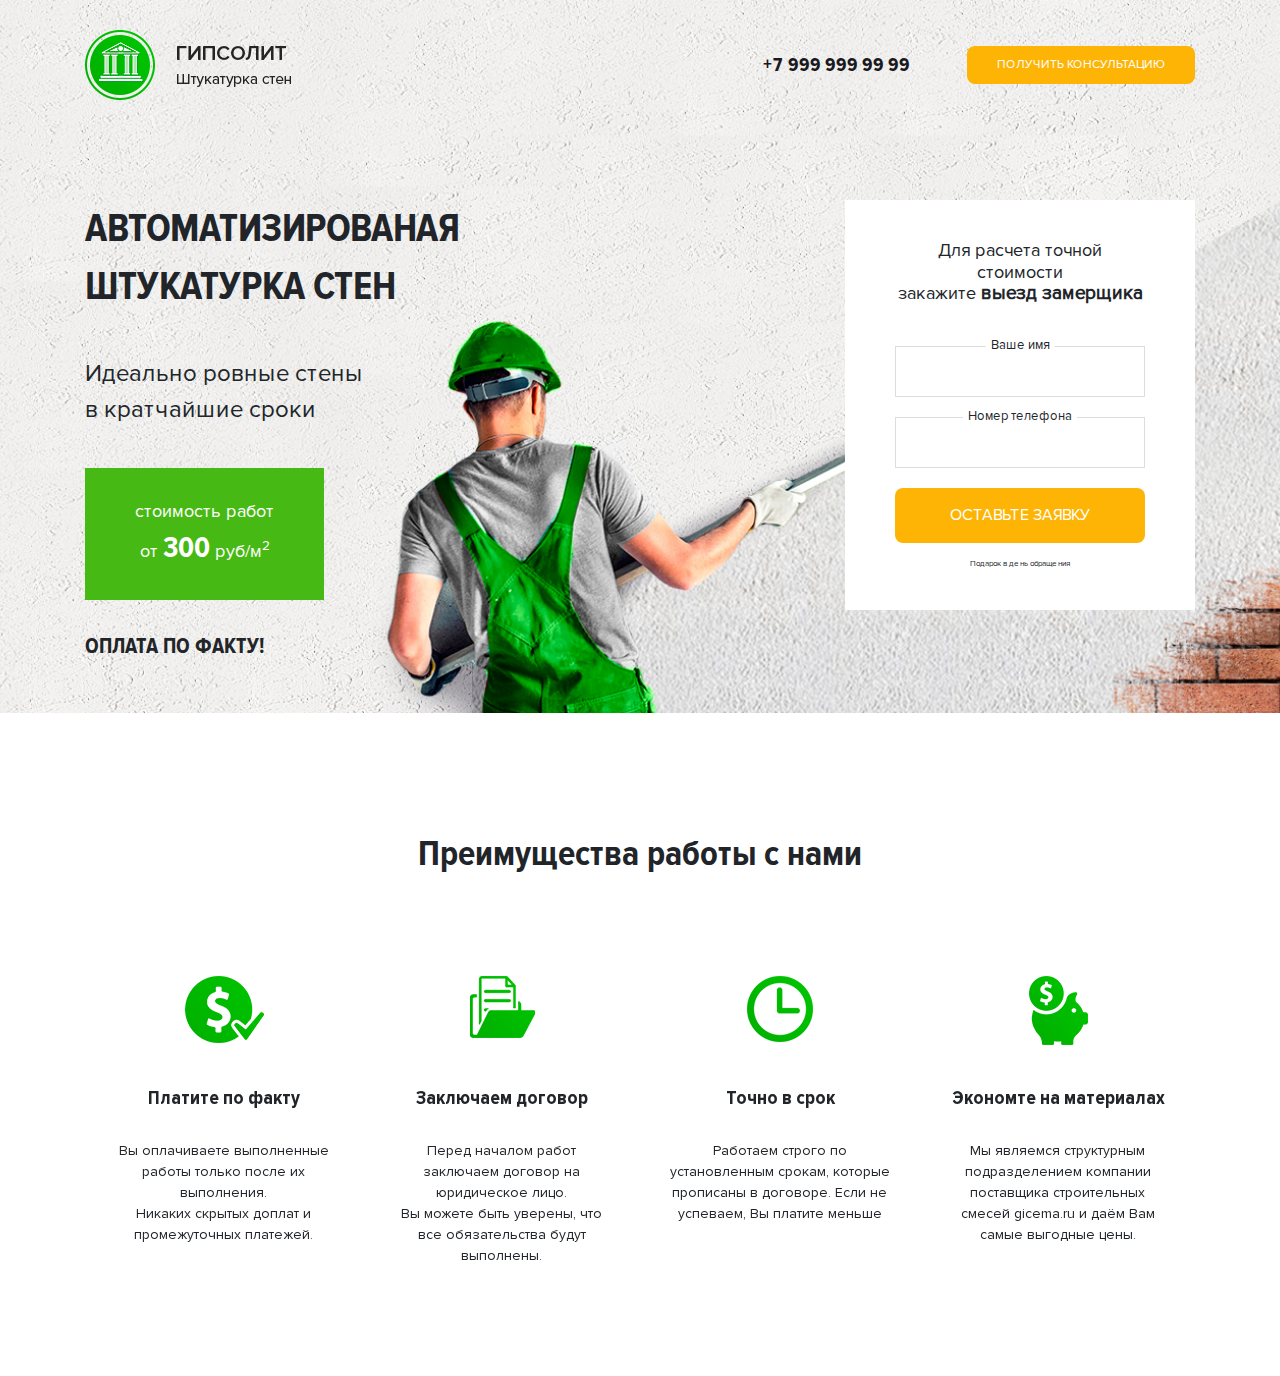
<file: lesson_23/index.html>
<!DOCTYPE html>
<html lang="ru">
<head>
	<meta charset="UTF-8">
	<meta http-equiv="X-UA-Compatible" content="IE=edge">
	<meta name="viewport" content="width=device-width, initial-scale=1">
	<link rel="icon" href="">
	<link rel="stylesheet" type="text/css" href="css/bootstrap.css">
	<link rel="stylesheet" type="text/css" href="css/styl.css">

	<title>Автоматизированая штукатурка стен</title>
</head>
<body>

	<main class="main">
		<div class="container">
			<div class="header">
				<div class="row">
				<div class="col-lg-3 col-md-3 col-sm-12">
					<div class="logo">
						<img src="img/logo.png" alt="Гипсолит">
					</div>
				</div>
				<div class="col-xl-3 offset-xl-3 col-lg-4 offset-lg-2 col-md-4 offset-md-0 col-sm-12">
					<div class="phone-block">
						<a class="phone-link" href="#">+7 999 999 99 99</a>
					</div>
				</div>
				<div class="col-lg-3 col-md-4 col-sm-12">
					<div class="wrap">
						<div class="wrap-block">
							<button class="btn header-btn">Получить консультацию</button>
						</div>
					</div>
				</div>
				
				</div>
			</div>
			<div class="main-content">
				<div class="row">
					<div class="col-lg-6">
						<div class="main-title">
							<h1>Автоматизированая штукатурка стен</h1>
							<p class="main-subtitle">Идеально ровные стены <br> в кратчайшие сроки</p>
							<span>
								стоимость работ <br>
								от <strong>300</strong> руб/м<sup>2</sup>
							</span>
							<strong class="main-trigger">оплата по факту!</strong>
						</div>
					</div>
					<div class="col-xl-4 offset-xl-2 col-lg-5 offset-lg-1">
						<div class="main-form">
							<h2 class="main-form-header">Для расчета точной стоимости <br>закажите <strong>выезд замерщика</strong></h2>
							<form action="#">
								<label for="#">Ваше имя</label>
								<input class="main-form-input" type="text">
								<label for="#">Номер телефона</label>
								<input class="main-form-input" type="text">
								<button class="main-form-btn btn" type="submit">Оставьте заявку</button>
								<small>Подарок в день обращения</small>
							</form>
						</div>
					</div>
				</div>
			</div>

		</div>
	</main>
<section class="features">
	<div class="container">
		<h2 class="section-header">
			Преимущества работы с нами
		</h2>
		<div class="feature-slider">
			<div class="features-block">
				<div class="features-img">
					<picture>
						<source srcset="img/features/coin.png.svg" type="image/">
						<img src="img/features/coin.png" alt="Платите по факту">
					</picture>
				</div>
				<h3>Платите по факту</h3>
				<p>Вы оплачиваете выполненные работы только после их выполнения. <br> Никаких скрытых доплат и промежуточных платежей.</p>
			</div>
			<div class="features-block">
				<div class="features-img">
					<picture>
						<source srcset="img/features/folder.svg" type="image/">
						<img src="img/features/folder.png" alt="Заключаем договор">
					</picture>
				</div>
				<h3>Заключаем договор</h3>
				<p>Перед началом работ заключаем договор на юридическое лицо. <br> Вы можете быть уверены, что все обязательства будут выполнены.</p>
			</div>
			<div class="features-block">
				<div class="features-img">
					<picture>
						<source srcset="img/features/clock.svg" type="image/">
						<img src="img/features/clock.png" alt="Точно в срок">
					</picture>
				</div>
				<h3>Точно в срок</h3>
				<p>Работаем строго по установленным срокам, которые прописаны в договоре. Если не успеваем, Вы платите меньше</p>
			</div>
			<div class="features-block">
				<div class="features-img">
					<picture>
						<source srcset="img/features/bank.svg" type="image/">
						<img src="img/features/piggy-bank.png" alt="Экономте на материалах">
					</picture>
				</div>
				<h3>Экономте на материалах</h3>
				<p>Мы являемся структурным подразделением компании поставщика строительных смесей gicema.ru  и даём Вам самые выгодные цены.</p>
			</div>
		</div>
	</div>
</section>

	<script  src="http://code.jquery.com/jquery-1.12.4.min.js"></script>

	<!-- подключаем стили slick slider-->
	<link rel="stylesheet" href="slick/slick.css">
	<link rel="stylesheet" href="slick/slick-theme.css">
		
	<!-- Подключаем саму библиотеку слик слайдер-->
	<script src="slick/slick.min.js"></script>
	<!-- Инициализируем сам слайдер-->
	<script>
		$(document).ready(function(){
  $('.feature-slider').slick({
  	infinite: true,
  	slidesToShow: 4,
  	slidesToScroll: 1,
  	responsive: [
  	    {
  	      breakpoint: 991,
  	      settings: {
  	        slidesToShow: 2,
  	        prevArrow: '<button class="prev arrow"></button>',
  	        nextArrow: '<button class="next arrow"></button>',
  	        slidesToScroll: 2
  	      }
  	    },
  	    {
  	      breakpoint: 767,
  	      settings: {
  	        slidesToShow: 1,
  	        slidesToScroll: 1,
  	        prevArrow: '<button class="prev arrow"></button>',
  	        nextArrow: '<button class="next arrow"></button>'
  	      }
  	    }
  	  ]
  });
});
	</script>

</body>
</html>
</file>
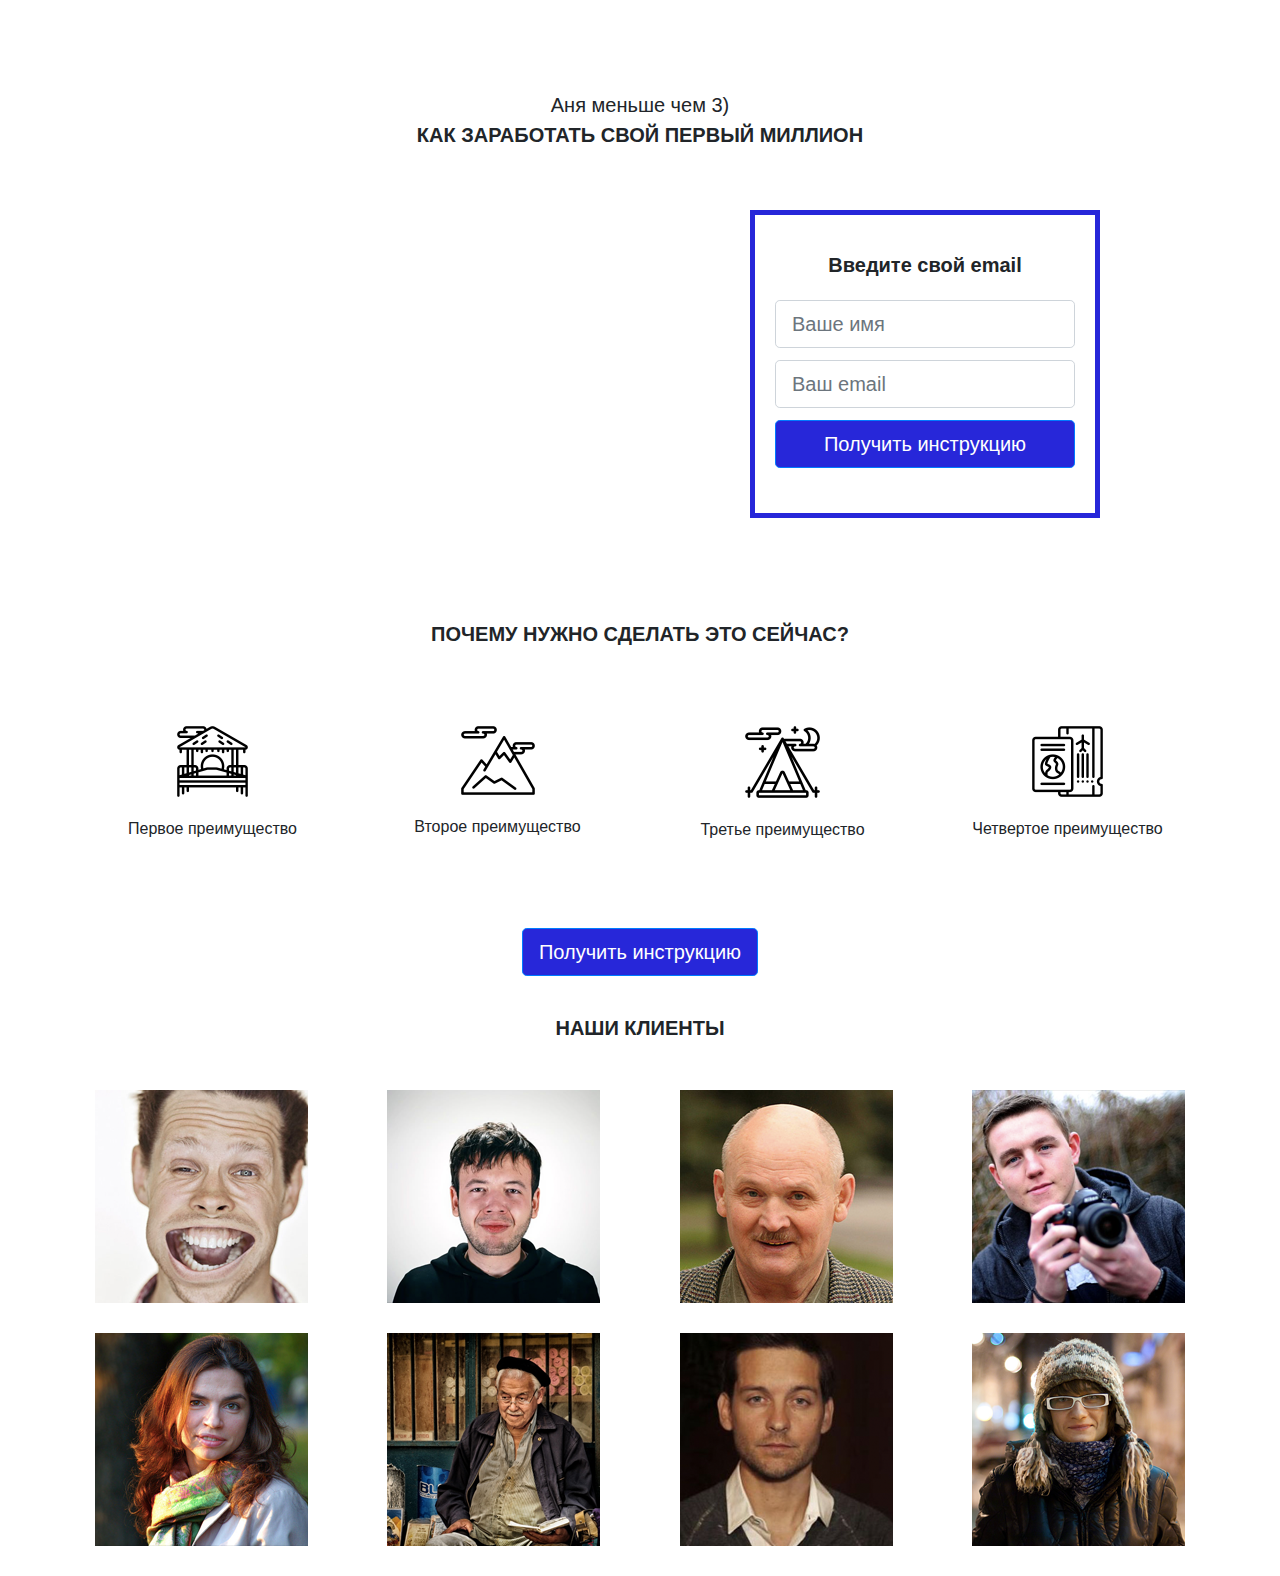
<file: src/index.html>
<!DOCTYPE html>
<html lang="en">
<head>
	<meta charset="UTF-8">
	<title>Мой сайт</title>
	<link rel="stylesheet" type="text/css" href="css/bootstrap.css">
	<link rel="stylesheet" type="text/css" href="css/style.css">
</head>
<body>


	<div class="section">
		<div class="container">
			<!-- 1 row-->
			<div class="row">
				<div class="col-lg-6 offset-lg-3">
					<h1 class="header text-center"><span>Аня меньше чем 3)</span>
					<strong class="text-uppercase">Как заработать свой первый миллион</strong></h1>
				</div>
			</div>
			<!-- 2 ров Видео и форма-->
			<div class="row">
				<div class="col-lg-6 offset-lg-1 col-md-8 offset-md-2">
					<div class="video">
						<iframe width="100%" height="315" src="https://www.youtube.com/embed/Q0z94Gg9aXY?rel=0&amp;ecver=1" frameborder="0" allow="autoplay; encrypted-media" allowfullscreen></iframe>
					</div>
				</div>
				<div class="col-lg-4 offset-lg-0 col-md-8 offset-md-2">
					<div class="form">
						<p class="form-header text-center">Введите свой email</p>
							<form action="#">
								<input type="text" class="form-control form-control-lg" placeholder="Ваше имя">
								<input type="text" class="form-control form-control-lg" placeholder="Ваш email">
								<button class="btn btn-primary btn-lg btn-block form-btn">Получить инструкцию</button>
							</form>
					</div>
				</div>
			</div>

		</div>
	</div>
	<div class="section">
		<div class="container">
	<!-- row под заголовок секции-->
		<div class="row">
			<div class="col-lg-12 col-xs-12 col-sm-12">
				<h2 class="section-header text-center text-uppercase">почему нужно сделать это сейчас?</h2>
			</div>
		</div>
		<!-- блок с преимуществами-->
		<div class="feature text-center">
			<div class="row">
				<div class="col-lg-3 col-md-6">
					<div class="feature-box">
						<img src="img/11.png" alt="1 преимущество">
						<p>Первое преимущество</p>
					</div>
				</div>
				<div class="col-lg-3 col-md-6">
					<div class="feature-box">
						<img src="img/12.png" alt="2 преимущество">
						<p>Второе преимущество</p>
					</div>
				</div>
				<div class="col-lg-3 col-md-6">
					<div class="feature-box">
						<img src="img/13.png" alt="3 преимущество">
						<p>Третье преимущество</p>
					</div>
				</div>
				<div class="col-lg-3 col-md-6">
					<div class="feature-box">
						<img src="img/14.png" alt="4 преимущество">
						<p>Четвертое преимущество</p>
					</div>
				</div>
			</div>
		</div>
		<div class="text-center">
		<button class="btn btn-primary btn-lg form-btn">Получить инструкцию</button>
		</div>
	</div>
	</div>
	<!-- блок с наши пользватели-->
	<div class="container">
		<div class="row">
			<div class="col-lg-12 col-xs-12 col-sm-12">
				<h2 class="section-header text-center text-uppercase">Наши клиенты</h2>
			</div>
			<div class="client text-center">
				<div class="row">
					<div class="col-lg-3 col-md-6 foto"><img src="img/01.png" alt=""></div>
					<div class="col-lg-3 col-md-6 foto"><img src="img/02.png" alt=""></div>
					<div class="col-lg-3 col-md-6 foto"><img src="img/03.png" alt=""></div>
					<div class="col-lg-3 col-md-6 foto"><img src="img/04.png" alt=""></div>
					<div class="col-lg-3 col-md-6 foto"><img src="img/05.png" alt=""></div>
					<div class="col-lg-3 col-md-6 foto"><img src="img/06.png" alt=""></div>
					<div class="col-lg-3 col-md-6 foto"><img src="img/07.png" alt=""></div>
					<div class="col-lg-3 col-md-6 foto"><img src="img/08.png" alt=""></div>
				</div>
			</div>
		</div>
	</div>
	

</body>
</html>
</file>
<file: lesson_23/css/styl.css>
/* fonts family */
@font-face {
  font-family: 'ProximaNova_reg';
  src: url('../fonts/ProximaNova-Regular.eot');
  src: url('../fonts/ProximaNova-Regular.eot?#iefix') format('embedded-opentype'), url('../fonts/ProximaNova-Regular.woff2') format('woff2'), url('../fonts/ProximaNova-Regular.woff') format('woff'), url('../fonts/ProximaNova-Regular.ttf') format('truetype'), url('../fonts/ProximaNova-Regular.svg#ProximaNova-Regular') format('svg');
  font-weight: normal;
  font-style: normal;
}
@font-face {
  font-family: 'ProximaNova_bold';
  src: url('../fonts/ProximaNovaCond-Bold.eot');
  src: url('../fonts/ProximaNovaCond-Bold.eot?#iefix') format('embedded-opentype'), url('../fonts/ProximaNovaCond-Bold.woff2') format('woff2'), url('../fonts/ProximaNovaCond-Bold.woff') format('woff'), url('../fonts/ProximaNovaCond-Bold.ttf') format('truetype'), url('../fonts/ProximaNovaCond-Bold.svg#ProximaNovaCond-Bold') format('svg');
  font-weight: bold;
  font-style: normal;
}
/* Colors */
/* Basic setting */
html {
  font-size: 10px;
}
body {
  font-family: 'ProximaNova_reg', sans-serif;
}
a:hover {
  text-decoration: none;
}
button:focus,
input:focus,
a:focus {
  outline: none;
}
.btn {
  padding: 1rem 3rem;
  border-radius: 8px;
  font-size: 1.2rem;
  background-color: #feb404;
  color: white;
  text-transform: uppercase;
  border: none;
  -webkit-transition: all 0.2s;
  transition: all 0.2s;
}
.btn:hover {
  cursor: pointer;
  background-color: #e8a301;
}
/* typograhy */
section {
  padding: 10rem 0;
}
.section-header {
  margin: 2rem 0 10rem;
  font-family: 'ProximaNova_bold', sans-serif;
  text-align: center;
  font-size: 3.6rem;
}
/* main */
.main {
  padding: 3rem 0 5rem;
  background: #ffffff url(../img/main-bg.jpg) center center no-repeat;
  background-size: cover;
  /* Под заголовок*/
  /* зеленый ярлык*/
  /* оплата по факту*/
  /*Главная форма*/
}
.main-content {
  margin-top: 10rem;
  /* Главный заголовок*/
}
.main-content h1 {
  margin-top: 0;
  margin-bottom: 4rem;
  font-family: 'ProximaNova_bold', sans-serif;
  font-size: 4rem;
  line-height: 1.45;
  text-transform: uppercase;
}
.main-subtitle {
  font-size: 2.4rem ;
  margin-bottom: 4rem;
}
.main span {
  display: inline-block;
  padding: 3rem 5rem;
  font-size: 1.8rem;
  color: white;
  background-color: #47b914;
  text-align: center;
  /*Цифра 300*/
}
.main span strong {
  font-size: 3rem;
  font-family: 'ProximaNova_bold', sans-serif;
}
.main-trigger {
  display: block;
  margin-top: 3rem;
  font-size: 2.2rem;
  text-transform: uppercase;
  font-family: 'ProximaNova_bold', sans-serif;
}
.main-form {
  padding: 4rem 5rem ;
  background-color: white;
  text-align: center;
  /*Заголовок формы*/
  /*Поле для ввода*/
  /*Подписи к полям*/
  /*Кнопка отправить заявку*/
  /*Подпись под кнопкой*/
}
.main-form-header {
  margin-bottom: 4rem;
  font-size: 1.8rem;
}
.main-form-header strong {
  font-size: 1.9rem;
}
.main-form-input {
  display: block;
  width: 100%;
  padding: 1.7rem;
  margin: 2rem 0;
  border: 1px solid #dddddd;
}
.main-form label {
  position: absolute;
  left: 50%;
  -webkit-transform: translateX(-50%) translateY(-50%);
          transform: translateX(-50%) translateY(-50%);
  padding: 0.5rem;
  font-size: 1.3rem;
  background-color: white;
}
.main-form-btn {
  display: block;
  width: 100%;
  height: 5.5rem;
  font-size: 1.6rem;
}
.main-form small {
  display: block;
  margin-top: 1.5rem;
}
.header {
  height: 7rem;
}
.wrap {
  display: table;
  width: 100%;
  height: 7rem;
}
.wrap-block {
  display: table-cell;
  vertical-align: middle;
  text-align: right;
}
.phone-block {
  text-align: right;
}
.phone-link {
  display: inline-block;
  font-family: 'ProximaNova_bold', sans-serif;
  font-size: 2rem;
  height: 7rem;
  line-height: 7rem;
  color: #1a1820;
}
/* оформление преимуществ */
.features-block {
  text-align: center;
}
.features-block h3 {
  font-family: 'ProximaNova_bold', sans-serif;
  font-size: 2rem;
  margin-bottom: 3rem;
}
.features-block p {
  display: inline-block;
  width: 80%;
  font-size: 1.4rem;
}
.features-img {
  height: 8rem;
  margin-bottom: 3rem;
}
.features-img img {
  display: block;
  margin: 0 auto;
}
.slick-active {
  outline: none;
}
.arrow {
  top: 50%;
  -webkit-transform: translateY(-50%);
          transform: translateY(-50%);
  position: absolute;
  z-index: 99;
  width: 2rem;
  height: 2rem;
  border: none;
}
.prev {
  left: 0;
  background: url(../img/left-arrow.svg) center no-repeat;
  background-size: 70%;
}
.next {
  right: 0;
  background: url(../img/right-arrow.svg) center no-repeat;
  background-size: 70%;
}
@media (max-width: 991px) {
  .main {
    background-position: top right;
  }
  .phone-block {
    text-align: center;
  }
  .main-content {
    margin-top: 3rem;
  }
  .main-title {
    text-align: center;
  }
}
@media (max-width: 767px) {
  .main {
    background-position: top left;
  }
  .header {
    text-align: center;
  }
  .wrap-block {
    text-align: center;
  }
  .main-content {
    margin-top: 15rem;
  }
}
</file>
<file: src/css/style.css>
.header {
	font-size: 20px;
	line-height: 1.5;
	margin: 60px auto;
}
.section {
	padding: 30px 0px; 
}

.header span {
	display: block;
}
.form-header,.section-header {
	margin-bottom: 20px;
	font-size: 20px;
	font-weight: 900;
}
.form {
	border:5px solid #2727d9;
	padding: 35px 20px;
}

.form-btn {
	background-color: #2727d9; 
	margin: 10px auto;
}
.form input {
	margin-bottom: 12px;
}
.feature{
	margin: 60px auto;
}
.featyre-box {
	height: 160px;
}

.feature p{
	margin-top: 20px;
}

.video {
	margin-bottom: 30px;
}
.client {
	margin-top: 30px;
}
.foto {
	margin-bottom: 30px;
}
</file>
